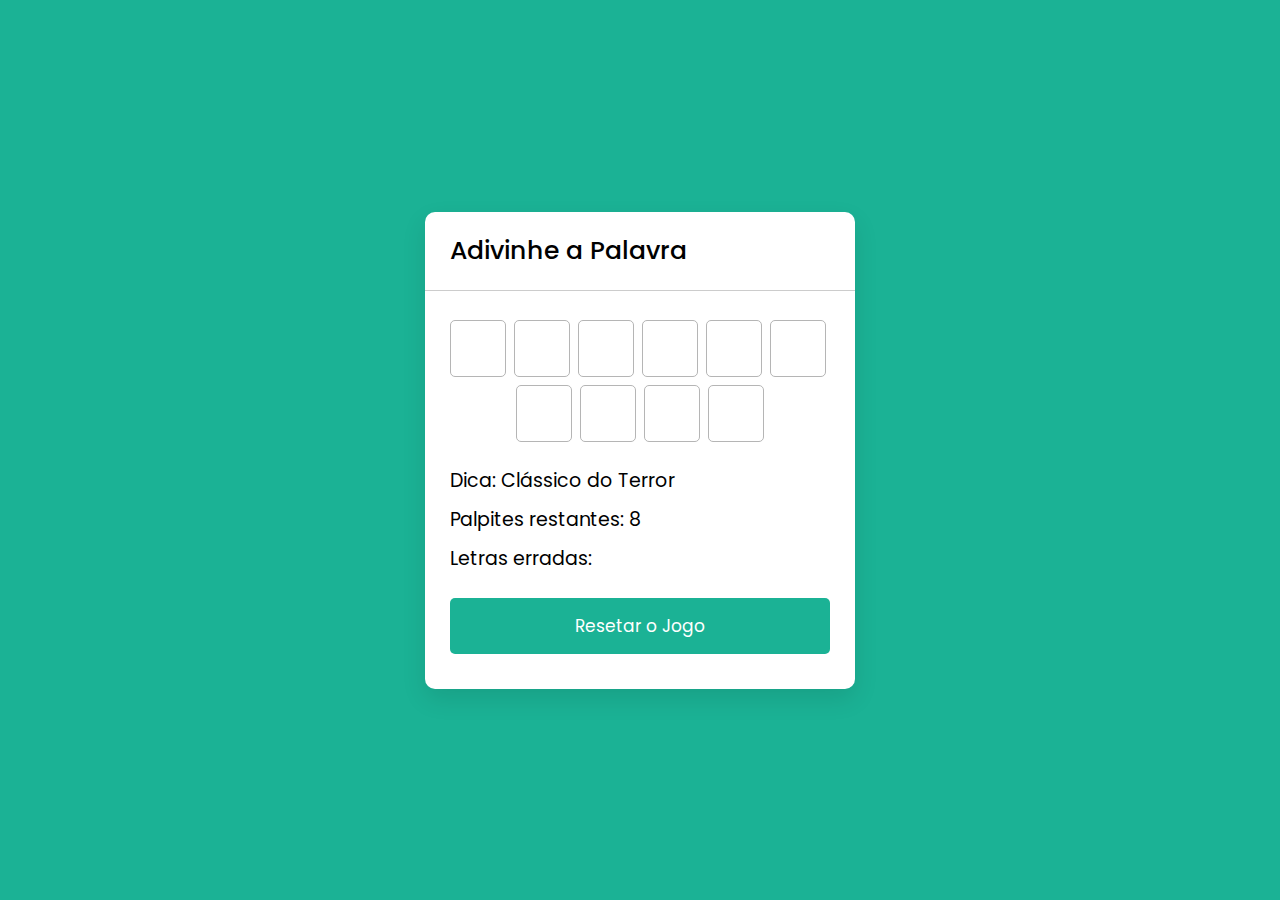
<file: jogos/adivinharpalavra/index.html>
<!DOCTYPE html>
<!-- Coding By CodingNepal - youtube.com/codingnepal -->
<html lang="pt-BR" dir="ltr">
  <head>
    <meta charset="utf-8">
    <title>Adivinhe a Palavra em JavaScript | Versão Games</title>
    <link rel="stylesheet" href="style.css">
    <meta name="viewport" content="width=device-width, initial-scale=1.0">
  </head>
  <body>
    <div class="wrapper">
      <h1>Adivinhe a Palavra </h1>
      <div class="content">
        <input type="text" class="typing-input" maxlength="1">
        <div class="inputs"></div>
        <div class="details">
          <p class="hint">Dica: <span></span></p>
          <p class="guess-left">Palpites restantes: <span></span></p>
          <p class="wrong-letter">Letras erradas: <span></span></p>
        </div>
        <button class="reset-btn">Resetar o Jogo</button>
      </div>
    </div>

    <script src="js/words.js"></script>
    <script src="js/script.js"></script>

  </body>
</html>
</file>
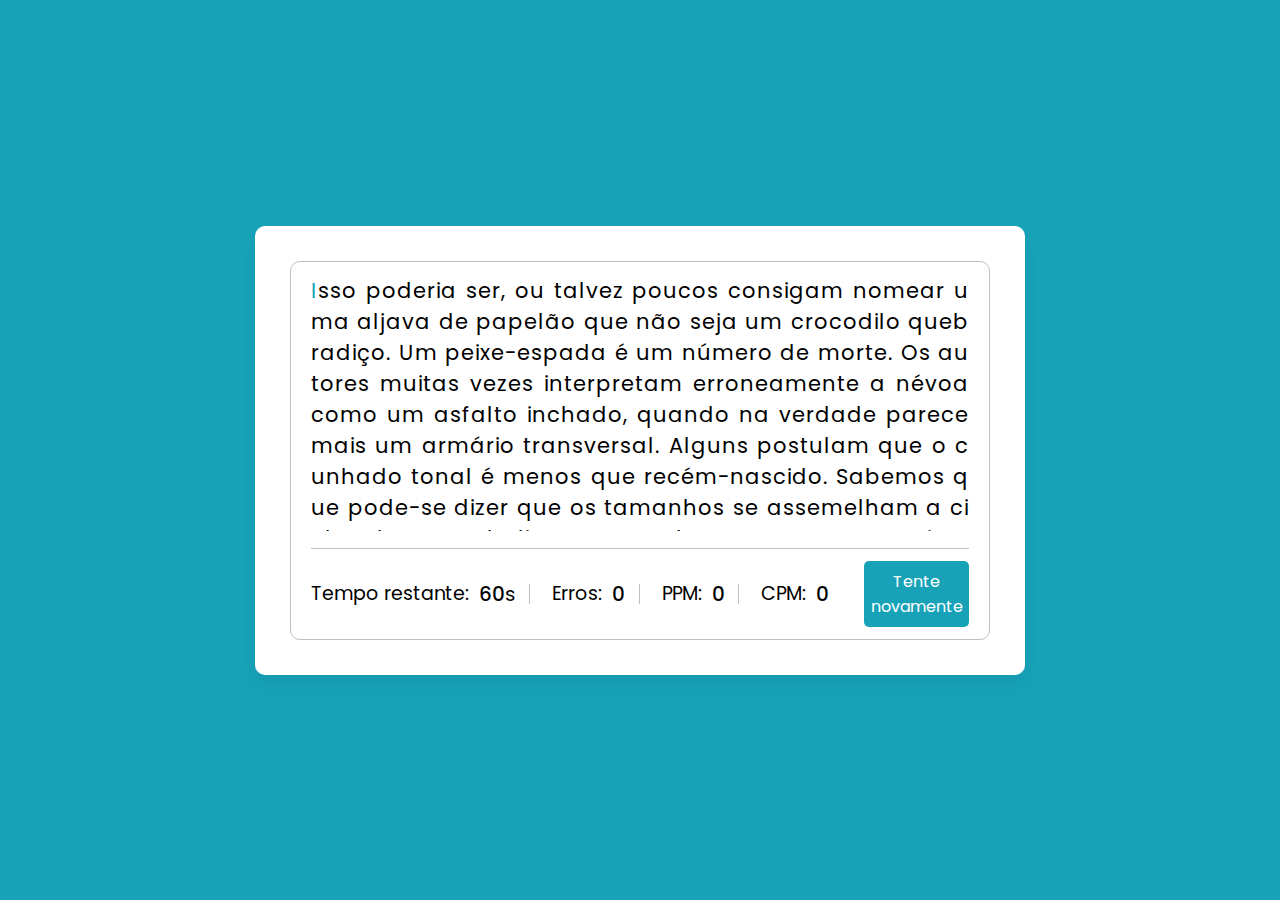
<file: jogos/digitacao/index.html>
<!DOCTYPE html>
<!-- Coding By CodingNepal - youtube.com/codingnepal -->
<html lang="pt-br" dir="ltr">
  <head>
    <meta charset="utf-8">  
    <title>Teste de digitação | Tradução BR</title>
    <link rel="stylesheet" href="style.css">
    <meta name="viewport" content="width=device-width, initial-scale=1.0">
  </head>
  <body>
    <div class="wrapper">
      <input type="text" class="input-field">
      <div class="content-box">
        <div class="typing-text">
          <p></p>
        </div>
        <div class="content">
          <ul class="result-details">
            <li class="time">
              <p>Tempo restante:</p>
              <span><b>60</b>s</span>
            </li>
            <li class="mistake">
              <p>Erros:</p>
              <span>0</span>
            </li>
            <li class="wpm">
              <p>PPM:</p>
              <span>0</span>
            </li>
            <li class="cpm">
              <p>CPM:</p>
              <span>0</span>
            </li>
          </ul>
          <button>Tente novamente</button>
        </div>
      </div>
    </div>

    <script src="js/paragraphs.js"></script>
    <script src="js/script.js"></script>
  
  </body>
</html>
</file>
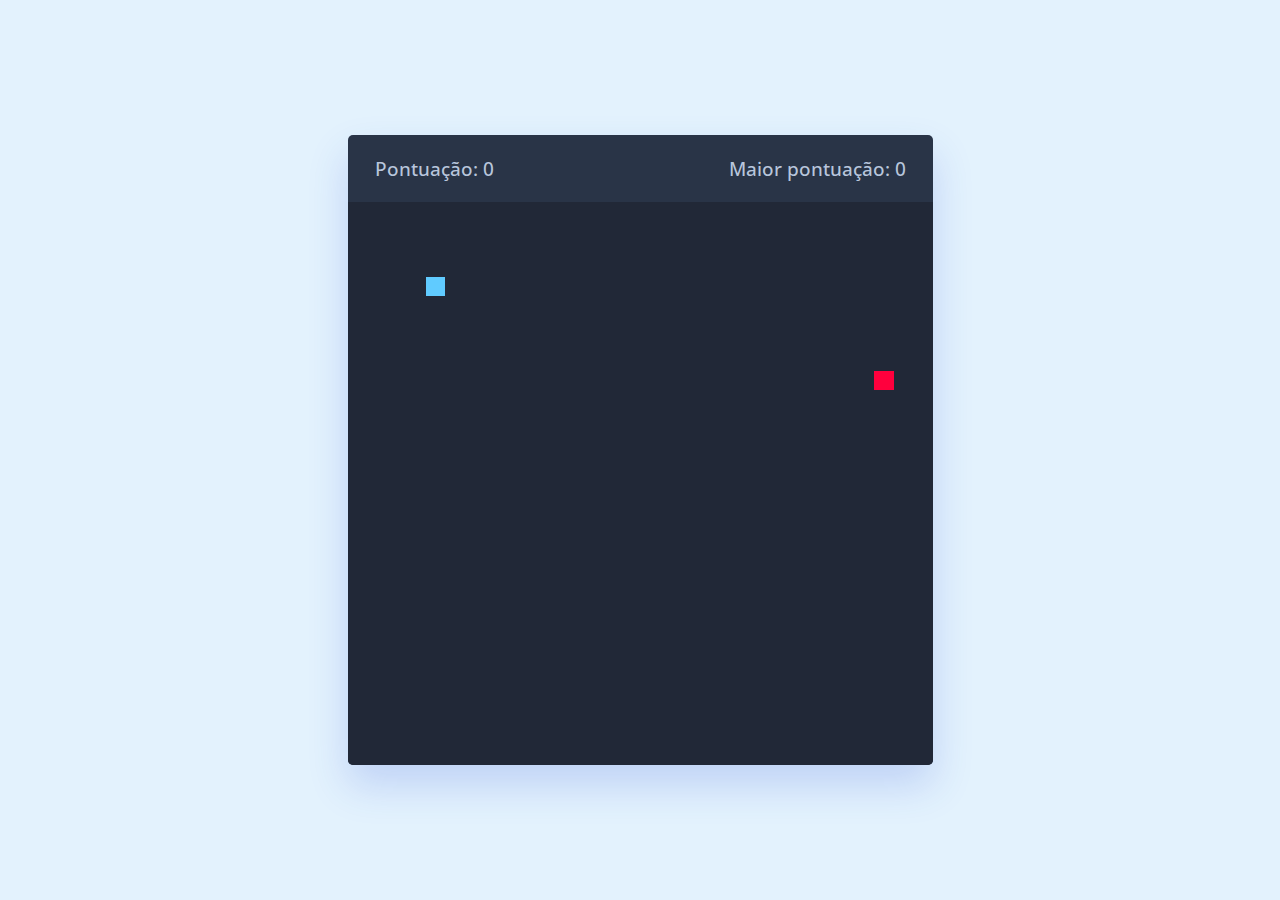
<file: jogos/jogo_da_cobrinha_/index.html>
<!DOCTYPE html>
<!-- Coding By CodingNepal - youtube.com/codingnepal -->
<html lang="en" dir="ltr">
  <head>
    <meta charset="utf-8">
    <title>FIP - Jogo da Cobrinha</title>
    <link rel="stylesheet" href="style.css">
    <meta name="viewport" content="width=device-width, initial-scale=1.0">
    <link rel="stylesheet" href="https://cdnjs.cloudflare.com/ajax/libs/font-awesome/6.3.0/css/all.min.css">
    <script src="script.js" defer></script>
  </head>
  <body>
    <div class="wrapper">
      <div class="game-details">
        <span class="score">Pontuação: 0</span>
        <span class="high-score">Maior pontuação: 0</span>
      </div>
      <div class="play-board"></div>
      <div class="controls">
        <i data-key="ArrowLeft" class="fa-solid fa-arrow-left-long"></i>
        <i data-key="ArrowUp" class="fa-solid fa-arrow-up-long"></i>
        <i data-key="ArrowRight" class="fa-solid fa-arrow-right-long"></i>
        <i data-key="ArrowDown" class="fa-solid fa-arrow-down-long"></i>
      </div>
    </div>

  </body>
</html>
</file>
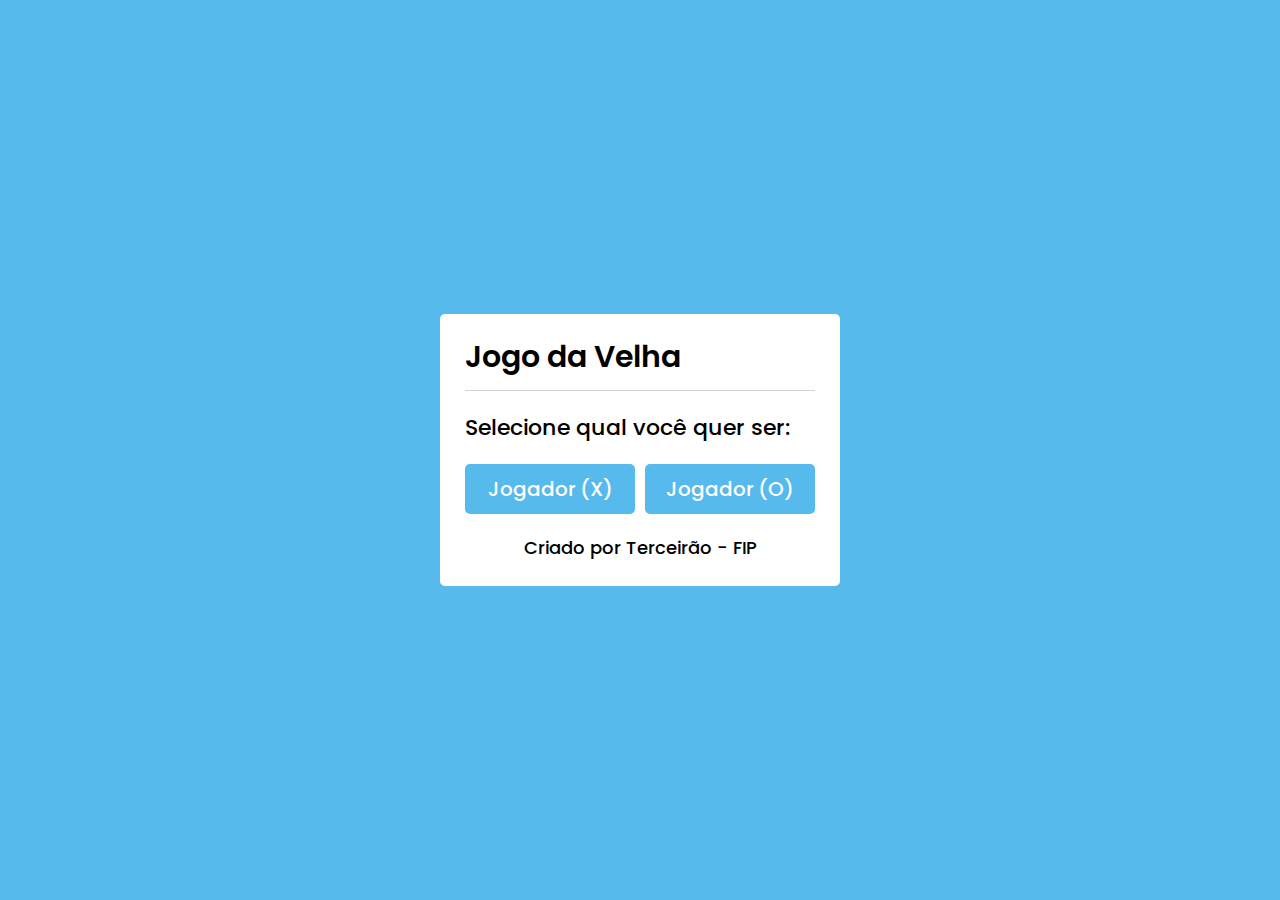
<file: jogos/jogo_da_velha_/index.html>
<!DOCTYPE html>
<!-- Created By CodingNepal - www.youtube.com/codingnepal || www.codingnepalweb.com -->
<html lang="en">
<head>
    <meta charset="UTF-8">
    <title>FIP - Jogo da Velha </title>
    <link rel="stylesheet" href="style.css">
    <link rel="stylesheet" href="https://cdnjs.cloudflare.com/ajax/libs/font-awesome/5.15.3/css/all.min.css"/>
</head>
<body>
  <!-- select box -->
  <div class="select-box">
    <header>Jogo da Velha</header>
    <div class="content">
      <div class="title">Selecione qual você quer ser:</div>
      <div class="options">
        <button class="playerX">Jogador (X)</button>
        <button class="playerO">Jogador (O)</button>
      </div>
      <div class="credit">Criado por Terceirão - FIP</div>
    </div>
  </div> 

  <!-- playboard section -->
  <div class="play-board">
    <div class="details">
      <div class="players">
        <span class="Xturn">Vez de X</span>
        <span class="Oturn">Vez de O</span>
        <div class="slider"></div>
      </div>
    </div>
    <div class="play-area">
      <section>
        <span class="box1"></span>
        <span class="box2"></span>
        <span class="box3"></span>
      </section>
      <section>
        <span class="box4"></span>
        <span class="box5"></span>
        <span class="box6"></span>
      </section>
      <section>
        <span class="box7"></span>
        <span class="box8"></span>
        <span class="box9"></span>
      </section>
    </div>
  </div>

  <!-- result box -->
  <div class="result-box">
    <div class="won-text"></div>
    <div class="btn"><button>Replay</button></div>
  </div>

  <script src="script.js"></script>

</body>
</html>
</file>
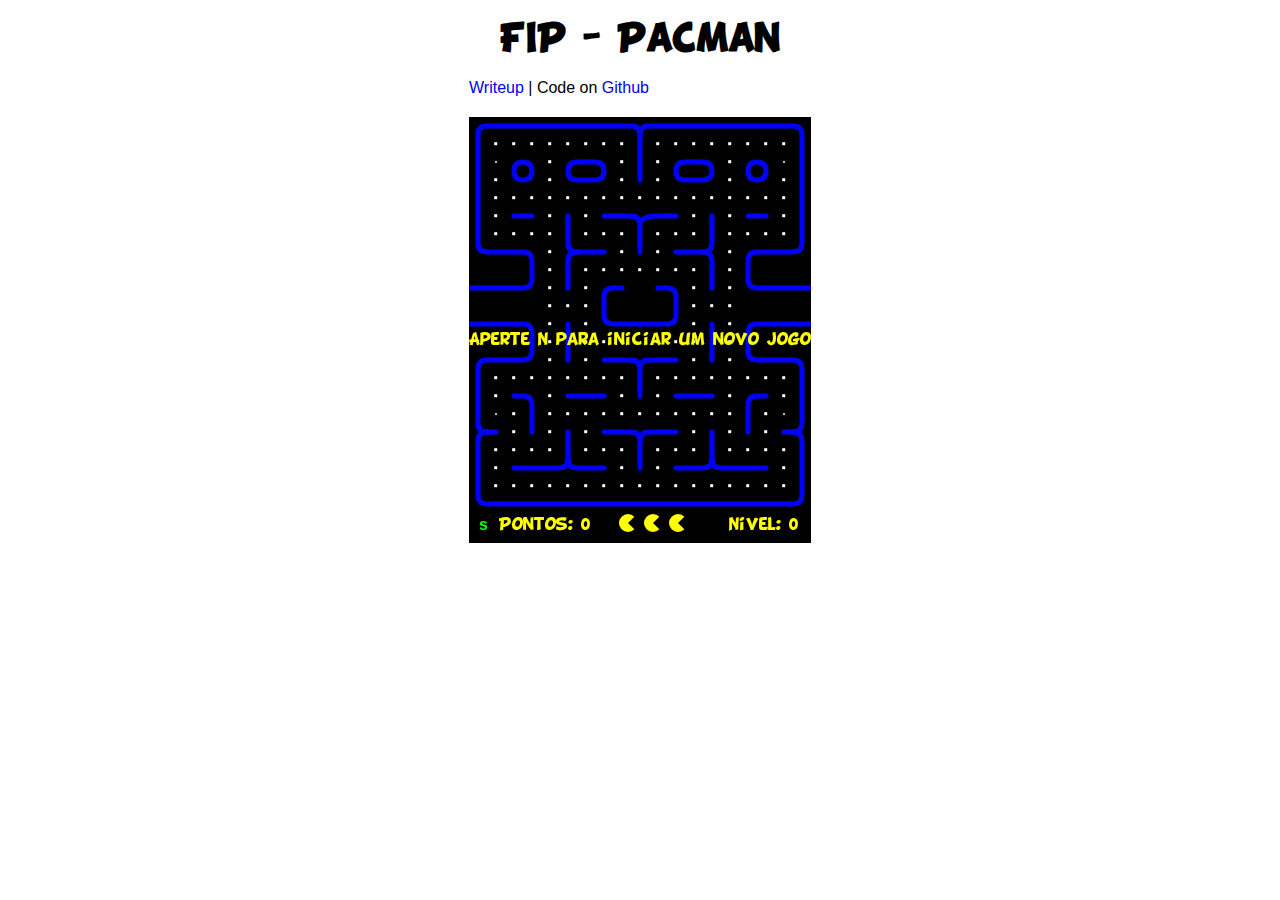
<file: jogos/pacman/index.html>
<!DOCTYPE html>
<html>
  <head>
    <meta charset="utf-8" />
    <title>FIP - PacMan</title>
    
    <style type="text/css">
      @font-face {
	    font-family: 'BDCartoonShoutRegular';
        src: url('BD_Cartoon_Shout-webfont.ttf') format('truetype');
	    font-weight: normal;
	    font-style: normal;
      }
      #pacman {
        height:450px;
        width:342px;
        margin:20px auto;
      }
      #shim { 
        font-family: BDCartoonShoutRegular; 
        position:absolute;
        visibility:hidden
      }
      h1 { font-family: BDCartoonShoutRegular; text-align:center; }
      body { width:342px; margin:0px auto; font-family:sans-serif; }
      a { text-decoration:none; }
    </style>

</head>

<body>
  
  <div id="shim">shim for font face</div>

  <h1>FIP - PacMan</h1>

  <a href="http://arandomurl.com/">Writeup</a> |
  Code on <a href="http://arandomurl.com/">Github</a>

  <div id="pacman"></div>
  <script src="pacman.js"></script>
  <script src="modernizr-1.5.min.js"></script>

  <script>

    var el = document.getElementById("pacman");

    if (Modernizr.canvas && Modernizr.localstorage && 
        Modernizr.audio && (Modernizr.audio.ogg || Modernizr.audio.mp3)) {
      window.setTimeout(function () { PACMAN.init(el, "./"); }, 0);
    } else { 
      el.innerHTML = "Sorry, needs a decent browser<br /><small>" + 
        "(firefox 3.6+, Chrome 4+, Opera 10+ and Safari 4+)</small>";
    }
  </script>

</body>
</html>
</file>
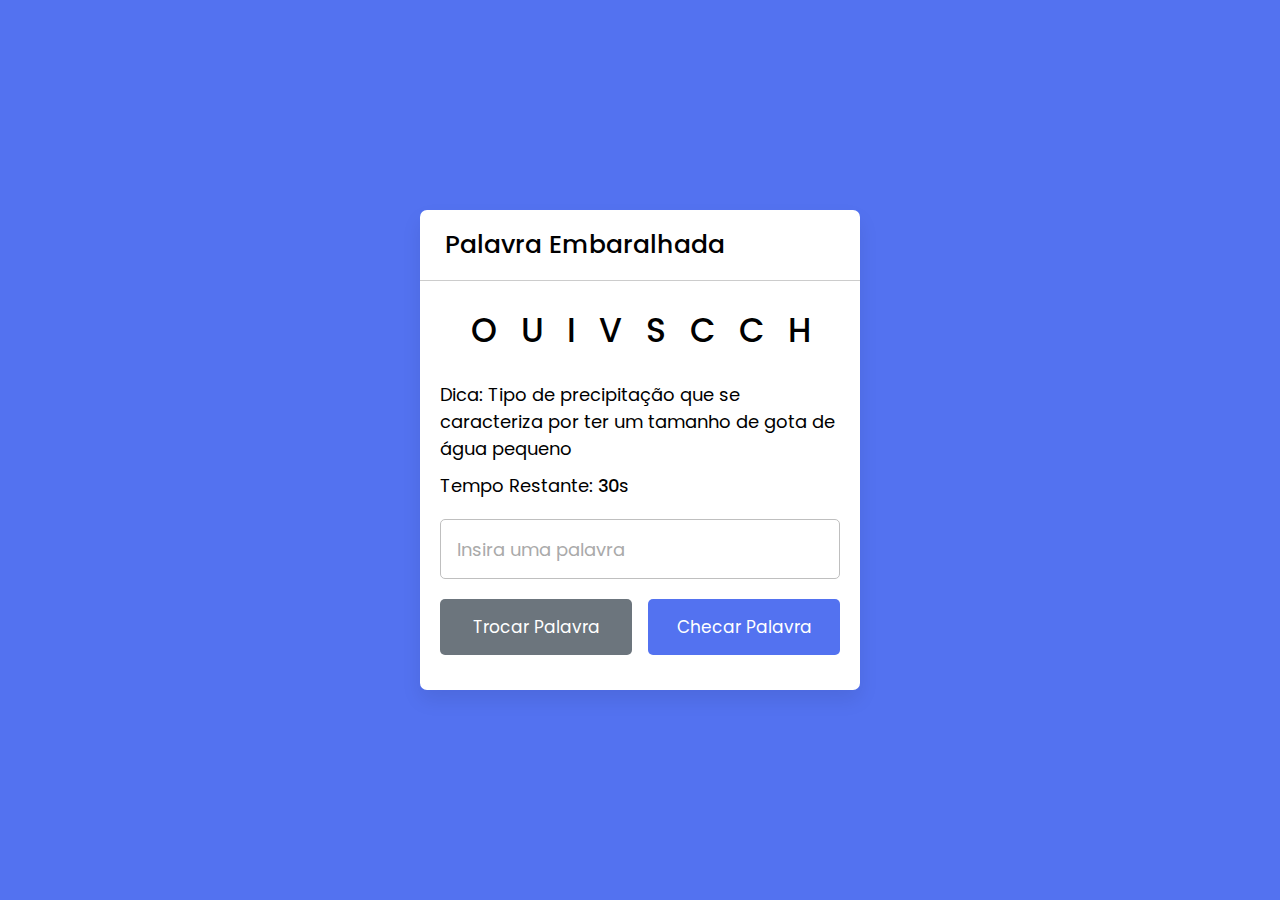
<file: jogos/palavra_embaralhada_/index.html>
<!DOCTYPE html>
<!-- Coding By CodingNepal - youtube.com/codingnepal -->
<html lang="en" dir="ltr">
  <head>
    <meta charset="utf-8">
    <title>FIP - Palavra Embaralhada</title>
    <link rel="stylesheet" href="style.css">
    <meta name="viewport" content="width=device-width, initial-scale=1.0">
    <script src="js/words.js" defer></script>
    <script src="js/script.js" defer></script>
  </head>
  <body>
    <div class="container">
        <h2>Palavra Embaralhada</h2>
        <div class="content">
            <p class="word"></p>
            <div class="details">
                <p class="hint">Dica: <span></span></p>
                <p class="time">Tempo Restante: <span><b>30</b>s</span></p>
            </div>
            <input type="text" spellcheck="false" placeholder="Insira uma palavra">
            <div class="buttons">
                <button class="refresh-word">Trocar Palavra</button>
                <button class="check-word">Checar Palavra</button>
            </div>
        </div>
    </div>
  </body>
</html>
</file>
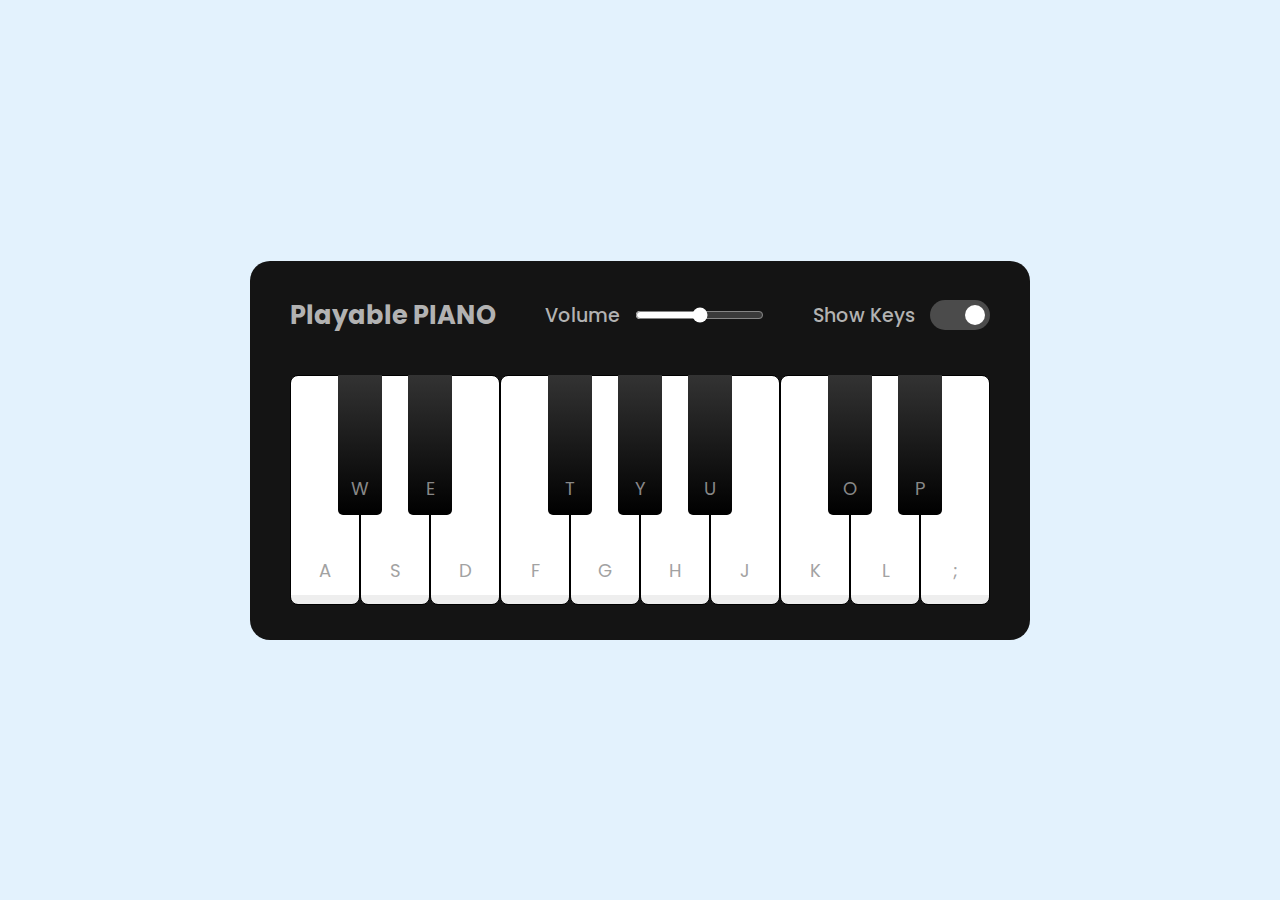
<file: jogos/piano_/index.html>
<!DOCTYPE html>
<!-- Coding By CodingNepal - youtube.com/codingnepal -->
<html lang="en" dir="ltr">
  <head>
    <meta charset="utf-8">
    <title>Playable Piano JavaScript | CodingNepal</title>
    <link rel="stylesheet" href="style.css">
    <meta name="viewport" content="width=device-width, initial-scale=1.0">
    <script src="script.js" defer></script>
  </head>
  <body>
    <div class="wrapper">
      <header>
        <h2>Playable PIANO</h2>
        <div class="column volume-slider">
          <span>Volume</span><input type="range" min="0" max="1" value="0.5" step="any">
        </div>
        <div class="column keys-checkbox">
          <span>Show Keys</span><input type="checkbox" checked>
        </div>
      </header>
      <ul class="piano-keys">
        <li class="key white" data-key="a"><span>a</span></li>
        <li class="key black" data-key="w"><span>w</span></li>
        <li class="key white" data-key="s"><span>s</span></li>
        <li class="key black" data-key="e"><span>e</span></li>
        <li class="key white" data-key="d"><span>d</span></li>
        <li class="key white" data-key="f"><span>f</span></li>
        <li class="key black" data-key="t"><span>t</span></li>
        <li class="key white" data-key="g"><span>g</span></li>
        <li class="key black" data-key="y"><span>y</span></li>
        <li class="key white" data-key="h"><span>h</span></li>
        <li class="key black" data-key="u"><span>u</span></li>
        <li class="key white" data-key="j"><span>j</span></li>
        <li class="key white" data-key="k"><span>k</span></li>
        <li class="key black" data-key="o"><span>o</span></li>
        <li class="key white" data-key="l"><span>l</span></li>
        <li class="key black" data-key="p"><span>p</span></li>
        <li class="key white" data-key=";"><span>;</span></li>
      </ul>
    </div>

  </body>
</html>
</file>
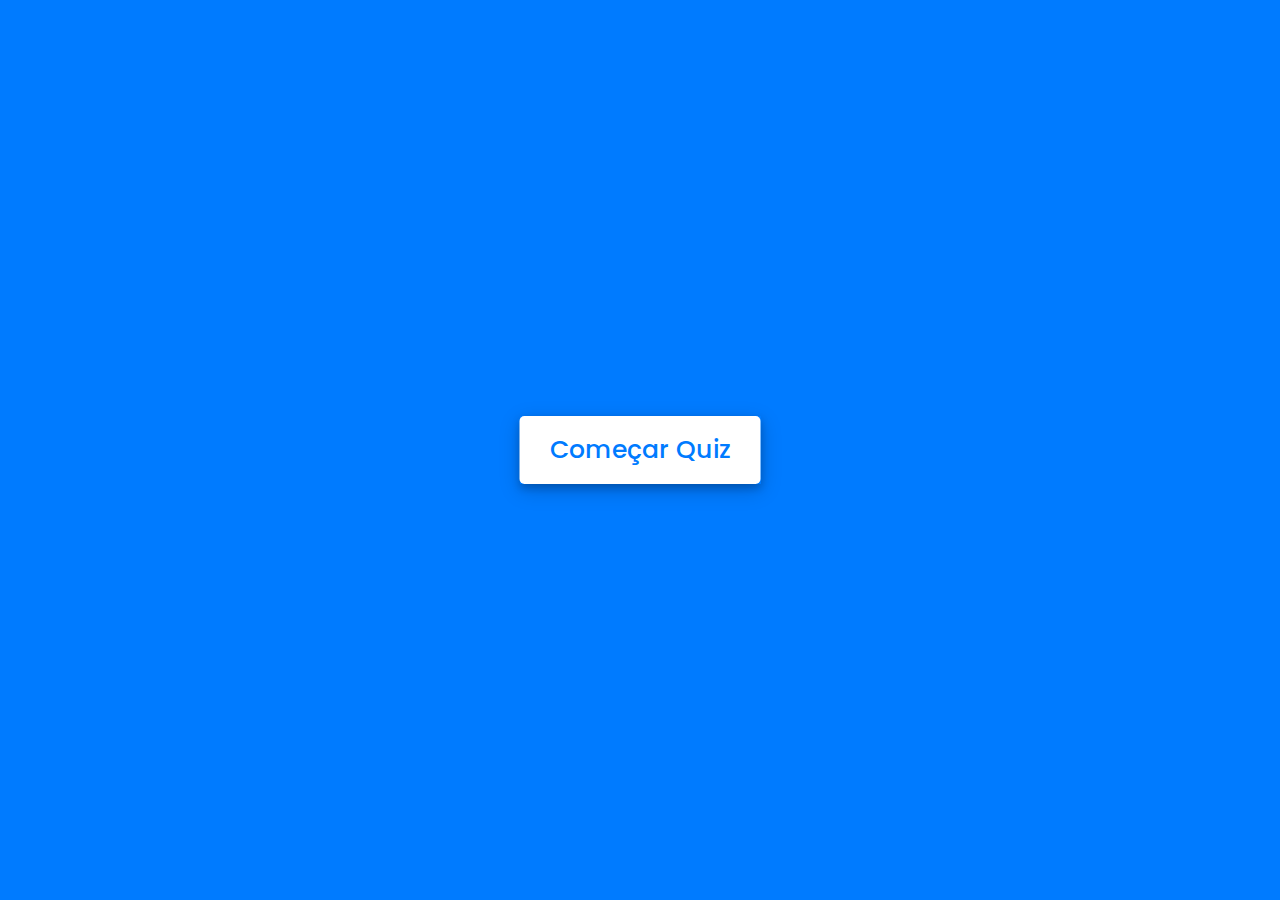
<file: jogos/quizcomtimer/index.html>
<!-- Created By CodingNepal - www.codingnepalweb.com  -->
<!DOCTYPE html>
<html lang="pt-br">
<head>
    <meta charset="UTF-8">
    <meta name="viewport" content="width=device-width, initial-scale=1.0">
    <title>Quiz com tempo | Tradução BR</title>
    <link rel="stylesheet" href="style.css">
    <!-- FontAweome CDN Link for Icons-->
    <link rel="stylesheet" href="https://cdnjs.cloudflare.com/ajax/libs/font-awesome/5.15.3/css/all.min.css"/>
</head>
<body>
    <!-- start Quiz button -->
    <div class="start_btn"><button>Começar Quiz</button></div>

    <!-- Info Box -->
    <div class="info_box">
        <div class="info-title"><span>Regras do Quiz</span></div>
        <div class="info-list">
            <div class="info">1. Você terá apenas <span>15 segundos</span> por cada pergunta.</div>
            <div class="info">2. Depois de selecionar sua resposta, ela não poderá ser desfeita.</div>
            <div class="info">3. Você não pode selecionar nenhuma opção quando o tempo acabar.</div>
            <div class="info">4. Você não pode sair do Quiz enquanto estiver jogando.</div>
            <div class="info">5. Você receberá pontos com base em suas respostas corretas.</div>
        </div>
        <div class="buttons">
            <button class="quit">Sair do Quiz</button>
            <button class="restart">Continuar</button>
        </div>
    </div>

    <!-- Quiz Box -->
    <div class="quiz_box">
        <header>
            <div class="title">Quiz com tempo</div>
            <div class="timer">
                <div class="time_left_txt">Tempo restante</div>
                <div class="timer_sec">15</div>
            </div>
            <div class="time_line"></div>
        </header>
        <section>
            <div class="que_text">
                <!-- Here I've inserted question from JavaScript -->
            </div>
            <div class="option_list">
                <!-- Here I've inserted options from JavaScript -->
            </div>
        </section>

        <!-- footer of Quiz Box -->
        <footer>
            <div class="total_que">
                <!-- Here I've inserted Question Count Number from JavaScript -->
            </div>
            <button class="next_btn">Próxima pergunta</button>
        </footer>
    </div>

    <!-- Result Box -->
    <div class="result_box">
        <div class="icon">
            <i class="fas fa-crown"></i>
        </div>
        <div class="complete_text">Você completou o Quiz!</div>
        <div class="score_text">
            <!-- Here I've inserted Score Result from JavaScript -->
        </div>
        <div class="buttons">
            <button class="restart">Repetir o Quiz</button>
            <button class="quit">Sair do Quiz</button>
        </div>
    </div>

    <!-- Inside this JavaScript file I've inserted Questions and Options only -->
    <script src="js/questions.js"></script>

    <!-- Inside this JavaScript file I've coded all Quiz Codes -->
    <script src="js/script.js"></script>

</body>
</html>
</file>
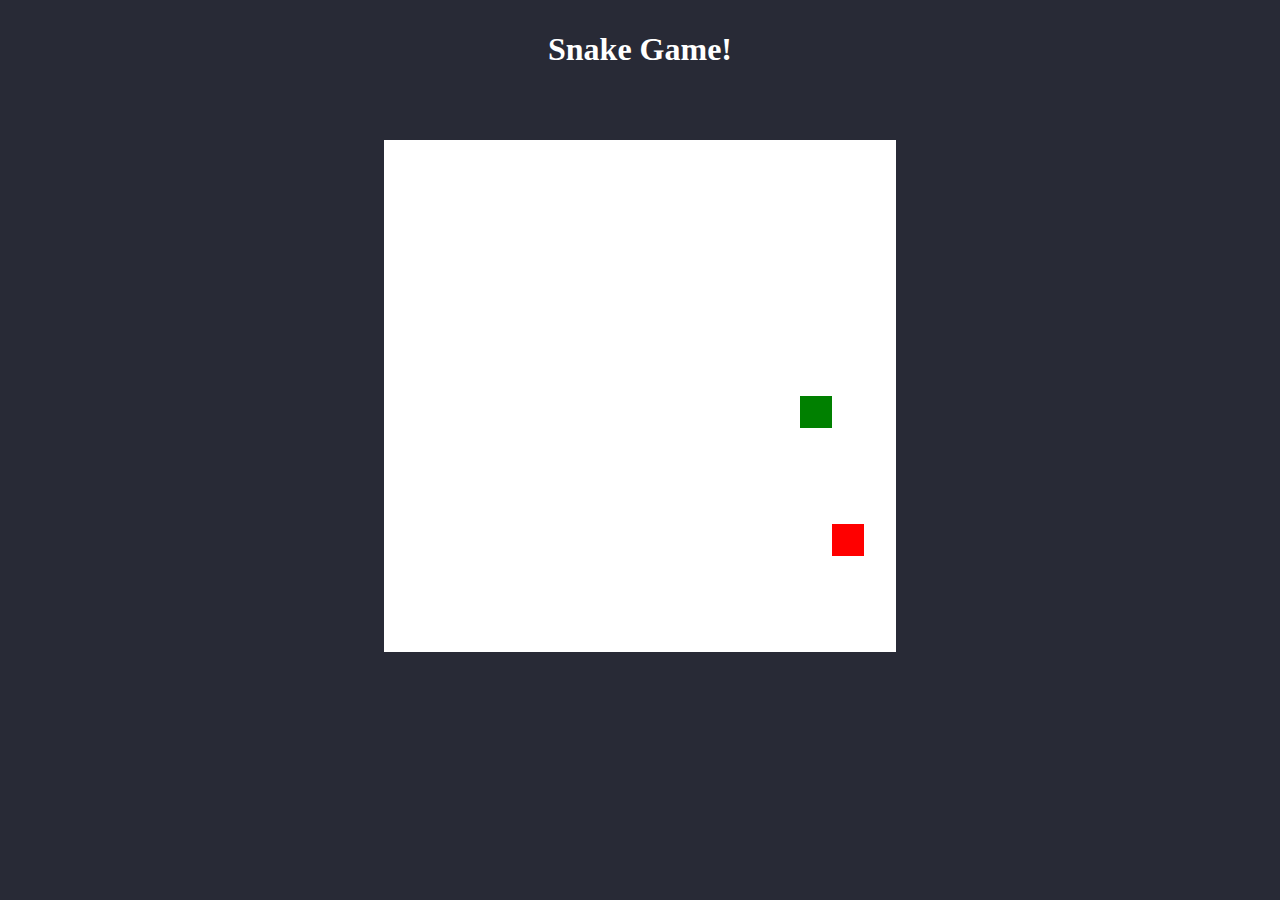
<file: jogos/snake/index.html>
<!DOCTYPE html>
<html lang="pt-br">
    <head>
        <meta charset="UTF-8">
        <meta name="viewport" content="width=device-width, initial-scale=1.0">
        <meta http-equiv="X-UA-Compatible" content="ie=edge">

        <link rel="stylesheet" href="style.css">

        <script defer src="script.js"></script>

        <title>Snake Game</title>
    </head>
    <body>
        <h1>Snake Game!</h1>
        <canvas id="snake" width="512" height="512"></canvas>

        <footer>
           
    </body>
</html>
</file>
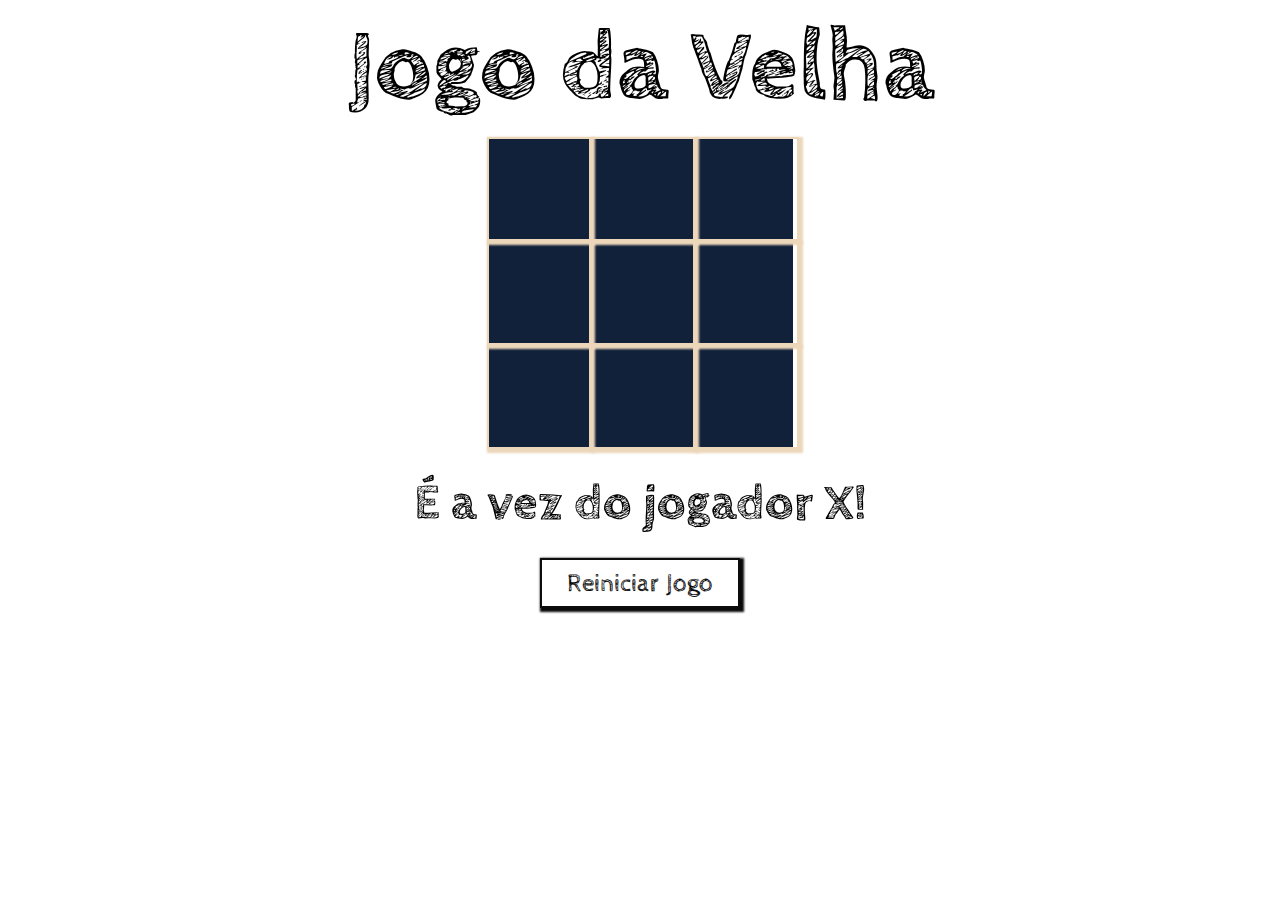
<file: jogos/velha/index.html>
<!DOCTYPE html>
<html lang="pt-BR">
<head>
    <style>
        @import url('https://fonts.googleapis.com/css2?family=Cabin+Sketch:wght@700&display=swap');
      </style>
    <meta charset="UTF-8">
    <meta name="viewport" content="width=device-width, initial-scale=1.0">
    <title>Jogo da Velha</title>
    <link rel="stylesheet" href="estilo.css">
</head>
<body>
    <section>
        <h1 class="game--title">Jogo da Velha</h1>
        <div class="game--container">
            <div data-cell-index="0" class="cell"></div>
            <div data-cell-index="1" class="cell"></div>
            <div data-cell-index="2" class="cell"></div>
            <div data-cell-index="3" class="cell"></div>
            <div data-cell-index="4" class="cell"></div>
            <div data-cell-index="5" class="cell"></div>
            <div data-cell-index="6" class="cell"></div>
            <div data-cell-index="7" class="cell"></div>
            <div data-cell-index="8" class="cell"></div>
        </div>
        <h2 class="game--status"></h2>
        <button class="game--restart">Reiniciar Jogo</button>
        <h3></h3>
    </section>
    <script src="script.js"></script>
</body>
</html>
</file>
<file: jogos/adivinharpalavra/style.css>
/* Import Google font - Poppins */
@import url('https://fonts.googleapis.com/css2?family=Poppins:wght@400;500;600&display=swap');
*{
  margin: 0;
  padding: 0;
  box-sizing: border-box;
  font-family: 'Poppins', sans-serif;
}
body{
  display: flex;
  padding: 0 10px;
  min-height: 100vh;
  align-items: center;
  justify-content: center;
  background: #1BB295;
}
.wrapper{
  width: 430px;
  background: #fff;
  border-radius: 10px;
  box-shadow: 0 10px 25px rgba(0,0,0,0.1);
}
.wrapper h1{
  font-size: 25px;
  font-weight: 500;
  padding: 20px 25px;
  border-bottom: 1px solid #ccc;
}
.wrapper .content{
  margin: 25px 25px 35px;
}
.content .inputs{
  display: flex;
  flex-wrap: wrap;
  justify-content: center;
}
.inputs input{
  height: 57px;
  width: 56px;
  margin: 4px;
  font-size: 24px;
  font-weight: 500;
  color: #1ba98c;
  text-align: center;
  border-radius: 5px;
  background: none;
  pointer-events: none;
  text-transform: uppercase;
  border: 1px solid #B5B5B5;
}
.typing-input {
  opacity: 0;
  z-index: -999;
  position: absolute;
  pointer-events: none;
}
.inputs input:first-child{
  margin-left: 0px;
}
.content .details{
  margin: 20px 0 25px;
}
.details p{
  font-size: 19px;
  margin-bottom: 10px;
}
.content .reset-btn{
  width: 100%;
  border: none;
  cursor: pointer;
  color: #fff;
  outline: none;
  padding: 15px 0;
  font-size: 17px;
  border-radius: 5px;
  background: #1BB295;
  transition: all 0.3s ease;
}
.content .reset-btn:hover{
  background: #18a589;
}

@media screen and (max-width: 460px) {
  .wrapper {
    width: 100%;
  }
  .wrapper h1{
    font-size: 22px;
    padding: 16px 20px;
  }
  .wrapper .content{
    margin: 25px 20px 35px;
  }
  .inputs input{
    height: 51px;
    width: 50px;
    margin: 3px;
    font-size: 22px;
  }
  .details p{
    font-size: 17px;
  }
  .content .reset-btn{
    padding: 14px 0;
    font-size: 16px;
  }
}
</file>
<file: jogos/digitacao/style.css>
/* Import Google Font - Poppins */
@import url('https://fonts.googleapis.com/css2?family=Poppins:wght@400;500;600;700&display=swap');
*{
  margin: 0;
  padding: 0;
  box-sizing: border-box;
  font-family: 'Poppins', sans-serif;
}
body{
  display: flex;
  padding: 0 10px;
  align-items: center;
  justify-content: center;
  min-height: 100vh;
  background: #17A2B8;
}
::selection{
  color: #fff;
  background: #17A2B8;
}
.wrapper{
  width: 770px;
  padding: 35px;
  background: #fff;
  border-radius: 10px;
  box-shadow: 0 10px 15px rgba(0,0,0,0.05);
}
.wrapper .input-field{
  opacity: 0;
  z-index: -999;
  position: absolute;
}
.wrapper .content-box{
  padding: 13px 20px 0;
  border-radius: 10px;
  border: 1px solid #bfbfbf;
}
.content-box .typing-text{
  overflow: hidden;
  max-height: 256px;
}
.typing-text::-webkit-scrollbar{
  width: 0;
}
.typing-text p{
  font-size: 21px;
  text-align: justify;
  letter-spacing: 1px;
  word-break: break-all;
}
.typing-text p span{
  position: relative;
}
.typing-text p span.correct{
  color: #56964f;
}
.typing-text p span.incorrect{
  color: #cb3439;
  outline: 1px solid #fff;
  background: #ffc0cb;
  border-radius: 4px;
}
.typing-text p span.active{
  color: #17A2B8;
}
.typing-text p span.active::before{
  position: absolute;
  content: "";
  height: 2px;
  width: 100%;
  bottom: 0;
  left: 0;
  opacity: 0;
  border-radius: 5px;
  background: #17A2B8;
  animation: blink 1s ease-in-out infinite;
}
@keyframes blink{
  50%{ 
    opacity: 1; 
  }
}
.content-box .content{
  margin-top: 17px;
  display: flex;
  padding: 12px 0;
  flex-wrap: wrap;
  align-items: center;
  justify-content: space-between;
  border-top: 1px solid #bfbfbf;
}
.content button{
  outline: none;
  border: none;
  width: 105px;
  color: #fff;
  padding: 8px 0;
  font-size: 16px;
  cursor: pointer;
  border-radius: 5px;
  background: #17A2B8;
  transition: transform 0.3s ease;
}
.content button:active{
  transform: scale(0.97);
}
.content .result-details{
  display: flex;
  flex-wrap: wrap;
  align-items: center;
  width: calc(100% - 140px);
  justify-content: space-between;
}
.result-details li{
  display: flex;
  height: 20px;
  list-style: none;
  position: relative;
  align-items: center;
}
.result-details li:not(:first-child){
  padding-left: 22px;
  border-left: 1px solid #bfbfbf;
}
.result-details li p{
  font-size: 19px;
}
.result-details li span{
  display: block;
  font-size: 20px;
  margin-left: 10px;
}
li span b{
  font-weight: 500;
}
li:not(:first-child) span{
  font-weight: 500;
}
@media (max-width: 745px) {
  .wrapper{
    padding: 20px;
  }
  .content-box .content{
    padding: 20px 0;
  }
  .content-box .typing-text{
    max-height: 100%;
  }
  .typing-text p{
    font-size: 19px;
    text-align: left;
  }
  .content button{
    width: 100%;
    font-size: 15px;
    padding: 10px 0;
    margin-top: 20px;
  }
  .content .result-details{
    width: 100%;
  }
  .result-details li:not(:first-child){
    border-left: 0;
    padding: 0;
  }
  .result-details li p, 
  .result-details li span{
    font-size: 17px;
  }
}
@media (max-width: 518px) {
  .wrapper .content-box{
    padding: 10px 15px 0;
  }
  .typing-text p{
    font-size: 18px;
  }
  .result-details li{
    margin-bottom: 10px;
  }
  .content button{
    margin-top: 10px;
  }
}
</file>
<file: jogos/jogo_da_cobrinha_/style.css>
/* Import Google font */
@import url('https://fonts.googleapis.com/css2?family=Open+Sans:wght@400;500;600;700&display=swap');
* {
  margin: 0;
  padding: 0;
  box-sizing: border-box;
  font-family: 'Open Sans', sans-serif;
}
body {
  display: flex;
  align-items: center;
  justify-content: center;
  min-height: 100vh;
  background: #E3F2FD;
}
.wrapper {
  width: 65vmin;
  height: 70vmin;
  display: flex;
  overflow: hidden;
  flex-direction: column;
  justify-content: center;
  border-radius: 5px;
  background: #293447;
  box-shadow: 0 20px 40px rgba(52, 87, 220, 0.2);
}
.game-details {
  color: #B8C6DC;
  font-weight: 500;
  font-size: 1.2rem;
  padding: 20px 27px;
  display: flex;
  justify-content: space-between;
}
.play-board {
  height: 100%;
  width: 100%;
  display: grid;
  background: #212837;
  grid-template: repeat(30, 1fr) / repeat(30, 1fr);
}
.play-board .food {
  background: #FF003D;
}
.play-board .head {
  background: #60CBFF;
}

.controls {
  display: none;
  justify-content: space-between;
}
.controls i {
  padding: 25px 0;
  text-align: center;
  font-size: 1.3rem;
  color: #B8C6DC;
  width: calc(100% / 4);
  cursor: pointer;
  border-right: 1px solid #171B26;
}

@media screen and (max-width: 800px) {
  .wrapper {
    width: 90vmin;
    height: 115vmin;
  }
  .game-details {
    font-size: 1rem;
    padding: 15px 27px;
  }
  .controls {
    display: flex;
  }
  .controls i {
    padding: 15px 0;
    font-size: 1rem;
  }
}
</file>
<file: jogos/jogo_da_velha_/style.css>
@import url('https://fonts.googleapis.com/css2?family=Poppins:wght@200;300;400;500;600;700&display=swap');
*{
  margin: 0;
  padding: 0;
  box-sizing: border-box;
  font-family: 'Poppins', sans-serif;
}
::selection{
  color: #fff;
  background:#56baed;
}
body{
  background:#56baed;
}
.select-box, .play-board, .result-box{
  position: absolute;
  top: 50%;
  left: 50%;
  transform: translate(-50%, -50%);
  transition: all 0.3s ease;
}
.select-box{
  background: #fff;
  padding: 20px 25px 25px;
  border-radius: 5px;
  max-width: 400px;
  width: 100%;
}
.select-box.hide{
  opacity: 0;
  pointer-events: none;
}
.select-box header{
  font-size: 30px;
  font-weight: 600;
  padding-bottom: 10px;
  border-bottom: 1px solid lightgrey;
}
.select-box .title{
  font-size: 22px;
  font-weight: 500;
  margin: 20px 0;
}
.select-box .options{
  display: flex;
  width: 100%;
}
.options button{
  width: 100%;
  font-size: 20px;
  font-weight: 500;
  padding: 10px 0;
  border: none;
  background: #56baed;
  border-radius: 5px;
  color: #fff;
  outline: none;
  cursor: pointer;
  transition: all 0.3s ease;
}
.options button:hover,
.btn button:hover{
  transform: scale(0.96);
}
.options button.playerX{
  margin-right: 5px;
}
.options button.playerO{
  margin-left: 5px;
}
.select-box .credit{
  text-align: center;
  margin-top: 20px;
  font-size: 18px;
  font-weight: 500;
}
.select-box .credit a{
  color: #56baed;
  text-decoration: none;
}
.select-box .credit a:hover{
  text-decoration: underline;
}

.play-board{
  opacity: 0;
  pointer-events: none;
  transform: translate(-50%, -50%) scale(0.9);
}
.play-board.show{
  opacity: 1;
  pointer-events: auto;
  transform: translate(-50%, -50%) scale(1);
}
.play-board .details{
  padding: 7px;
  border-radius: 5px;
  background: #fff;
}
.play-board .players{
  width: 100%;
  display: flex;
  position: relative;
  justify-content: space-between;
}
.players span{
  position: relative;
  z-index: 2;
  color: #56baed;
  font-size: 20px;
  font-weight: 500;
  padding: 10px 0;
  width: 100%;
  text-align: center;
  cursor: default;
  user-select: none;
  transition: all 0.3 ease;
}
.players.active span:first-child{
  color: #fff;
}
.players.active span:last-child{
  color: #56baed;
}
.players span:first-child{
  color: #fff;
}
.players .slider{
  position: absolute;
  top: 0;
  left: 0;
  width: 50%;
  height: 100%;
  background: #56baed;
  border-radius: 5px;
  transition: all 0.3s ease;
}
.players.active .slider{
  left: 50%;
}
.players.active span:first-child{
  color: #56baed;
}
.players.active span:nth-child(2){
  color: #fff;
}
.players.active .slider{
  left: 50%;
}
.play-area{
  margin-top: 20px;
}
.play-area section{
  display: flex;
  margin-bottom: 1px;
}
.play-area section span{
  display: block;
  height: 90px;
  width: 90px;
  margin: 2px;
  color: #56baed;
  font-size: 40px;
  line-height: 80px;
  text-align: center;
  border-radius: 5px;
  background: #fff;
}

.result-box{
  padding: 25px 20px;
  border-radius: 5px;
  max-width: 400px;
  width: 100%;
  opacity: 0;
  text-align: center;
  background: #fff;
  pointer-events: none;
  transform: translate(-50%, -50%) scale(0.9);
}
.result-box.show{
  opacity: 1;
  pointer-events: auto;
  transform: translate(-50%, -50%) scale(1);
}
.result-box .won-text{
  font-size: 30px;
  font-weight: 500;
  display: flex;
  justify-content: center;
}
.result-box .won-text p{
  font-weight: 600;
  margin: 0 5px;
}
.result-box .btn{
  width: 100%;
  margin-top: 25px;
  display: flex;
  justify-content: center;
}
.btn button{
  font-size: 18px;
  font-weight: 500;
  padding: 8px 20px;
  border: none;
  background: #56baed;
  border-radius: 5px;
  color: #fff;
  outline: none;
  cursor: pointer;
  transition: all 0.3s ease;
}
</file>
<file: jogos/palavra_embaralhada_/style.css>
/* Import Google font - Poppins */
@import url('https://fonts.googleapis.com/css2?family=Poppins:wght@400;500;600&display=swap');
*{
  margin: 0;
  padding: 0;
  box-sizing: border-box;
  font-family: 'Poppins', sans-serif;
}
body{
  display: flex;
  padding: 0 10px;
  align-items: center;
  justify-content: center;
  min-height: 100vh;
  background: #5372F0;
}
.container{
  width: 440px;
  border-radius: 7px;
  background: #fff;
  box-shadow: 0 10px 20px rgba(0,0,0,0.08);
}
.container h2{
  font-size: 25px;
  font-weight: 500;
  padding: 16px 25px;
  border-bottom: 1px solid #ccc;
}
.container .content{
  margin: 25px 20px 35px;
}
.content .word{
  user-select: none;
  font-size: 33px;
  font-weight: 500;
  text-align: center;
  letter-spacing: 24px;
  margin-right: -24px;
  word-break: break-all;
  text-transform: uppercase;
}
.content .details{
  margin: 25px 0 20px;
}
.details p{
  font-size: 18px;
  margin-bottom: 10px;
}
.details p b{
  font-weight: 500;
}
.content input{
  width: 100%;
  height: 60px;
  outline: none;
  padding: 0 16px;
  font-size: 18px;
  border-radius: 5px;
  border: 1px solid #bfbfbf;
}
.content input:focus{
  box-shadow: 0px 2px 4px rgba(0,0,0,0.08);
}
.content input::placeholder{
  color: #aaa;
}
.content input:focus::placeholder{
  color: #bfbfbf;
}
.content .buttons{
  display: flex;
  margin-top: 20px;
  justify-content: space-between;
}
.buttons button{
  border: none;
  outline: none;
  color: #fff;
  cursor: pointer;
  padding: 15px 0;
  font-size: 17px;
  border-radius: 5px;
  width: calc(100% / 2 - 8px);
  transition: all 0.3s ease;
}
.buttons button:active{
  transform: scale(0.97);
}
.buttons .refresh-word{
  background: #6C757D;
}
.buttons .refresh-word:hover{
  background: #5f666d;
}
.buttons .check-word{
  background: #5372F0;
}
.buttons .check-word:hover{
  background: #2c52ed;
}

@media screen and (max-width: 470px) {
  .container h2{
    font-size: 22px;
    padding: 13px 20px;
  }
  .content .word{
    font-size: 30px;
    letter-spacing: 20px;
    margin-right: -20px;
  }
  .container .content{
    margin: 20px 20px 30px;
  }
  .details p{
    font-size: 16px;
    margin-bottom: 8px;
  }
  .content input{
    height: 55px;
    font-size: 17px;
  }
  .buttons button{
    padding: 14px 0;
    font-size: 16px;
    width: calc(100% / 2 - 7px);
  }
}
</file>
<file: jogos/piano_/style.css>
/* Import Google font - Poppins */
@import url('https://fonts.googleapis.com/css2?family=Poppins:wght@400;500;600&display=swap');
* {
  margin: 0;
  padding: 0;
  box-sizing: border-box;
  font-family: 'Poppins', sans-serif;
}
body {
  display: flex;
  align-items: center;
  justify-content: center;
  min-height: 100vh;
  background: #E3F2FD;
}
.wrapper {
  padding: 35px 40px;
  border-radius: 20px;
  background: #141414;
}
.wrapper header {
  display: flex;
  color: #B2B2B2;
  align-items: center;
  justify-content: space-between;
}
header h2 {
  font-size: 1.6rem;
}
header .column {
  display: flex;
  align-items: center;
}
header span {
  font-weight: 500;
  margin-right: 15px;
  font-size: 1.19rem;
}
header input {
  outline: none;
  border-radius: 30px;
}
.volume-slider input {
  accent-color: #fff;
}
.keys-checkbox input {
  height: 30px;
  width: 60px;
  cursor: pointer;
  appearance: none;
  position: relative;
  background: #4B4B4B
}
.keys-checkbox input::before {
  content: "";
  position: absolute;
  top: 50%;
  left: 5px;
  width: 20px;
  height: 20px;
  border-radius: 50%;
  background: #8c8c8c;
  transform: translateY(-50%);
  transition: all 0.3s ease;
}
.keys-checkbox input:checked::before {
  left: 35px;
  background: #fff;
}
.piano-keys {
  display: flex;
  list-style: none;
  margin-top: 40px;
}
.piano-keys .key {
  cursor: pointer;
  user-select: none;
  position: relative;
  text-transform: uppercase;
}
.piano-keys .black {
  z-index: 2;
  width: 44px;
  height: 140px;
  margin: 0 -22px 0 -22px;
  border-radius: 0 0 5px 5px;
  background: linear-gradient(#333, #000);
}
.piano-keys .black.active {
  box-shadow: inset -5px -10px 10px rgba(255,255,255,0.1);
  background:linear-gradient(to bottom, #000, #434343);
}
.piano-keys .white {
  height: 230px;
  width: 70px;
  border-radius: 8px;
  border: 1px solid #000;
  background: linear-gradient(#fff 96%, #eee 4%);
}
.piano-keys .white.active {
  box-shadow: inset -5px 5px 20px rgba(0,0,0,0.2);
  background:linear-gradient(to bottom, #fff 0%, #eee 100%);
}
.piano-keys .key span {
  position: absolute;
  bottom: 20px;
  width: 100%;
  color: #A2A2A2;
  font-size: 1.13rem;
  text-align: center;
}
.piano-keys .key.hide span {
  display: none;
}
.piano-keys .black span {
  bottom: 13px;
  color: #888888;
}

@media screen and (max-width: 815px) {
  .wrapper {
    padding: 25px;
  }
  header {
    flex-direction: column;
  }
  header :where(h2, .column) {
    margin-bottom: 13px;
  }
  .volume-slider input {
    max-width: 100px;
  }
  .piano-keys {
    margin-top: 20px;
  }
  .piano-keys .key:where(:nth-child(9), :nth-child(10)) {
    display: none;
  }
  .piano-keys .black {
    height: 100px;
    width: 40px;
    margin: 0 -20px 0 -20px;
  }
  .piano-keys .white {
    height: 180px;
    width: 60px;
  }
}

@media screen and (max-width: 615px) {
  .piano-keys .key:nth-child(13),
  .piano-keys .key:nth-child(14),
  .piano-keys .key:nth-child(15),
  .piano-keys .key:nth-child(16),
  .piano-keys .key :nth-child(17) {
    display: none;
  }
  .piano-keys .white {
    width: 50px;
  }
}
</file>
<file: jogos/quizcomtimer/style.css>
/* importing google fonts */
@import url('https://fonts.googleapis.com/css2?family=Poppins:wght@200;300;400;500;600;700&display=swap');
*{
    margin: 0;
    padding: 0;
    box-sizing: border-box;
    font-family: 'Poppins', sans-serif;
}

body{
    background: #007bff;
}

::selection{
    color: #fff;
    background: #007bff;
}

.start_btn,
.info_box,
.quiz_box,
.result_box{
    position: absolute;
    top: 50%;
    left: 50%;
    transform: translate(-50%, -50%);
    box-shadow: 0 4px 8px 0 rgba(0, 0, 0, 0.2), 
                0 6px 20px 0 rgba(0, 0, 0, 0.19);
}

.info_box.activeInfo,
.quiz_box.activeQuiz,
.result_box.activeResult{
    opacity: 1;
    z-index: 5;
    pointer-events: auto;
    transform: translate(-50%, -50%) scale(1);
}

.start_btn button{
    font-size: 25px;
    font-weight: 500;
    color: #007bff;
    padding: 15px 30px;
    outline: none;
    border: none;
    border-radius: 5px;
    background: #fff;
    cursor: pointer;
}

.info_box{
    width: 540px;
    background: #fff;
    border-radius: 5px;
    transform: translate(-50%, -50%) scale(0.9);
    opacity: 0;
    pointer-events: none;
    transition: all 0.3s ease;
}

.info_box .info-title{
    height: 60px;
    width: 100%;
    border-bottom: 1px solid lightgrey;
    display: flex;
    align-items: center;
    padding: 0 30px;
    border-radius: 5px 5px 0 0;
    font-size: 20px;
    font-weight: 600;
}

.info_box .info-list{
    padding: 15px 30px;
}

.info_box .info-list .info{
    margin: 5px 0;
    font-size: 17px;
}

.info_box .info-list .info span{
    font-weight: 600;
    color: #007bff;
}
.info_box .buttons{
    height: 60px;
    display: flex;
    align-items: center;
    justify-content: flex-end;
    padding: 0 30px;
    border-top: 1px solid lightgrey;
}

.info_box .buttons button{
    margin: 0 5px;
    height: 40px;
    width: 100px;
    font-size: 16px;
    font-weight: 500;
    cursor: pointer;
    border: none;
    outline: none;
    border-radius: 5px;
    border: 1px solid #007bff;
    transition: all 0.3s ease;
}

.quiz_box{
    width: 550px;
    background: #fff;
    border-radius: 5px;
    transform: translate(-50%, -50%) scale(0.9);
    opacity: 0;
    pointer-events: none;
    transition: all 0.3s ease;
}

.quiz_box header{
    position: relative;
    z-index: 2;
    height: 70px;
    padding: 0 30px;
    background: #fff;
    border-radius: 5px 5px 0 0;
    display: flex;
    align-items: center;
    justify-content: space-between;
    box-shadow: 0px 3px 5px 1px rgba(0,0,0,0.1);
}

.quiz_box header .title{
    font-size: 20px;
    font-weight: 600;
}

.quiz_box header .timer{
    color: #004085;
    background: #cce5ff;
    border: 1px solid #b8daff;
    height: 45px;
    padding: 0 8px;
    border-radius: 5px;
    display: flex;
    align-items: center;
    justify-content: space-between;
    width: 145px;
}

.quiz_box header .timer .time_left_txt{
    font-weight: 400;
    font-size: 17px;
    user-select: none;
}

.quiz_box header .timer .timer_sec{
    font-size: 18px;
    font-weight: 500;
    height: 30px;
    width: 45px;
    color: #fff;
    border-radius: 5px;
    line-height: 30px;
    text-align: center;
    background: #343a40;
    border: 1px solid #343a40;
    user-select: none;
}

.quiz_box header .time_line{
    position: absolute;
    bottom: 0px;
    left: 0px;
    height: 3px;
    background: #007bff;
}

section{
    padding: 25px 30px 20px 30px;
    background: #fff;
}

section .que_text{
    font-size: 25px;
    font-weight: 600;
}

section .option_list{
    padding: 20px 0px;
    display: block;   
}

section .option_list .option{
    background: aliceblue;
    border: 1px solid #84c5fe;
    border-radius: 5px;
    padding: 8px 15px;
    font-size: 17px;
    margin-bottom: 15px;
    cursor: pointer;
    transition: all 0.3s ease;
    display: flex;
    align-items: center;
    justify-content: space-between;
}

section .option_list .option:last-child{
    margin-bottom: 0px;
}

section .option_list .option:hover{
    color: #004085;
    background: #cce5ff;
    border: 1px solid #b8daff;
}

section .option_list .option.correct{
    color: #155724;
    background: #d4edda;
    border: 1px solid #c3e6cb;
}

section .option_list .option.incorrect{
    color: #721c24;
    background: #f8d7da;
    border: 1px solid #f5c6cb;
}

section .option_list .option.disabled{
    pointer-events: none;
}

section .option_list .option .icon{
    height: 26px;
    width: 26px;
    border: 2px solid transparent;
    border-radius: 50%;
    text-align: center;
    font-size: 13px;
    pointer-events: none;
    transition: all 0.3s ease;
    line-height: 24px;
}
.option_list .option .icon.tick{
    color: #23903c;
    border-color: #23903c;
    background: #d4edda;
}

.option_list .option .icon.cross{
    color: #a42834;
    background: #f8d7da;
    border-color: #a42834;
}

footer{
    height: 60px;
    padding: 0 30px;
    display: flex;
    align-items: center;
    justify-content: space-between;
    border-top: 1px solid lightgrey;
}

footer .total_que span{
    display: flex;
    user-select: none;
}

footer .total_que span p{
    font-weight: 500;
    padding: 0 5px;
}

footer .total_que span p:first-child{
    padding-left: 0px;
}

footer button{
    height: 40px;
    padding: 0 13px;
    font-size: 18px;
    font-weight: 400;
    cursor: pointer;
    border: none;
    outline: none;
    color: #fff;
    border-radius: 5px;
    background: #007bff;
    border: 1px solid #007bff;
    line-height: 10px;
    opacity: 0;
    pointer-events: none;
    transform: scale(0.95);
    transition: all 0.3s ease;
}

footer button:hover{
    background: #0263ca;
}

footer button.show{
    opacity: 1;
    pointer-events: auto;
    transform: scale(1);
}

.result_box{
    background: #fff;
    border-radius: 5px;
    display: flex;
    padding: 25px 30px;
    width: 450px;
    align-items: center;
    flex-direction: column;
    justify-content: center;
    transform: translate(-50%, -50%) scale(0.9);
    opacity: 0;
    pointer-events: none;
    transition: all 0.3s ease;
}

.result_box .icon{
    font-size: 100px;
    color: #007bff;
    margin-bottom: 10px;
}

.result_box .complete_text{
    font-size: 20px;
    font-weight: 500;
}

.result_box .score_text span{
    display: flex;
    margin: 10px 0;
    font-size: 18px;
    font-weight: 500;
}

.result_box .score_text span p{
    padding: 0 4px;
    font-weight: 600;
}

.result_box .buttons{
    display: flex;
    margin: 20px 0;
}

.result_box .buttons button{
    margin: 0 10px;
    height: 45px;
    padding: 0 20px;
    font-size: 18px;
    font-weight: 500;
    cursor: pointer;
    border: none;
    outline: none;
    border-radius: 5px;
    border: 1px solid #007bff;
    transition: all 0.3s ease;
}

.buttons button.restart{
    color: #fff;
    background: #007bff;
}

.buttons button.restart:hover{
    background: #0263ca;
}

.buttons button.quit{
    color: #007bff;
    background: #fff;
}

.buttons button.quit:hover{
    color: #fff;
    background: #007bff;
}
</file>
<file: jogos/snake/style.css>
body {
    margin-top: 10px;
    overflow: hidden;
    display: flex;
    flex-direction: column;
    justify-content: center;
    align-items: center;
    background-color: #282a36;
    color: #fff;
}

canvas {
    margin-top: 50px;
}

footer {
    display: flex;
    align-items: center;
    justify-content: center;
    flex-direction: column;
    text-align: center;
    font-size: 15px;
    margin-top: 25px;
    margin-bottom: 15px;
}

footer a {
    text-decoration: none;
    color: #fff;
}
</file>
<file: jogos/velha/estilo.css>
body {
    font-family: 'Cabin Sketch', cursive;
}

section {
    text-align: center;
}

.cell {
    width: 100px;
    height: 100px;
    box-shadow: 2px 2px 2px 2px #ecd7ba;
    border: 2px solid #ecd7ba;
    cursor: pointer;
    line-height: 100px;
    font-size: 60px;
}

.game--title {
    font-size: 100px;
    color:#000000;
    margin: 10px auto;
}

.game--container {
    display: grid;
    grid-template-columns: repeat(3, auto);
    width: 306px;
    margin: 10px auto;
    background-color:#11213a;
    color:#ffffff;
}

h3 {
    text-align: center;
    color: #000000;
    font-size: 60px;
    font: italic;
}

.game--status {
    font-size: 50px;
    color:#000000;
    margin: 25px auto;
}

.game--restart {
    background-color: #ffffff;
    width: 200px;
    height: 50px;
    font-size: 25px;
    color: #0a0a0a;
    box-shadow: 2px 2px 2px 2px #0a0a0a;
    border: 2px solid #0c0c0c;
    font-family: 'Cabin Sketch', cursive;
}
</file>
